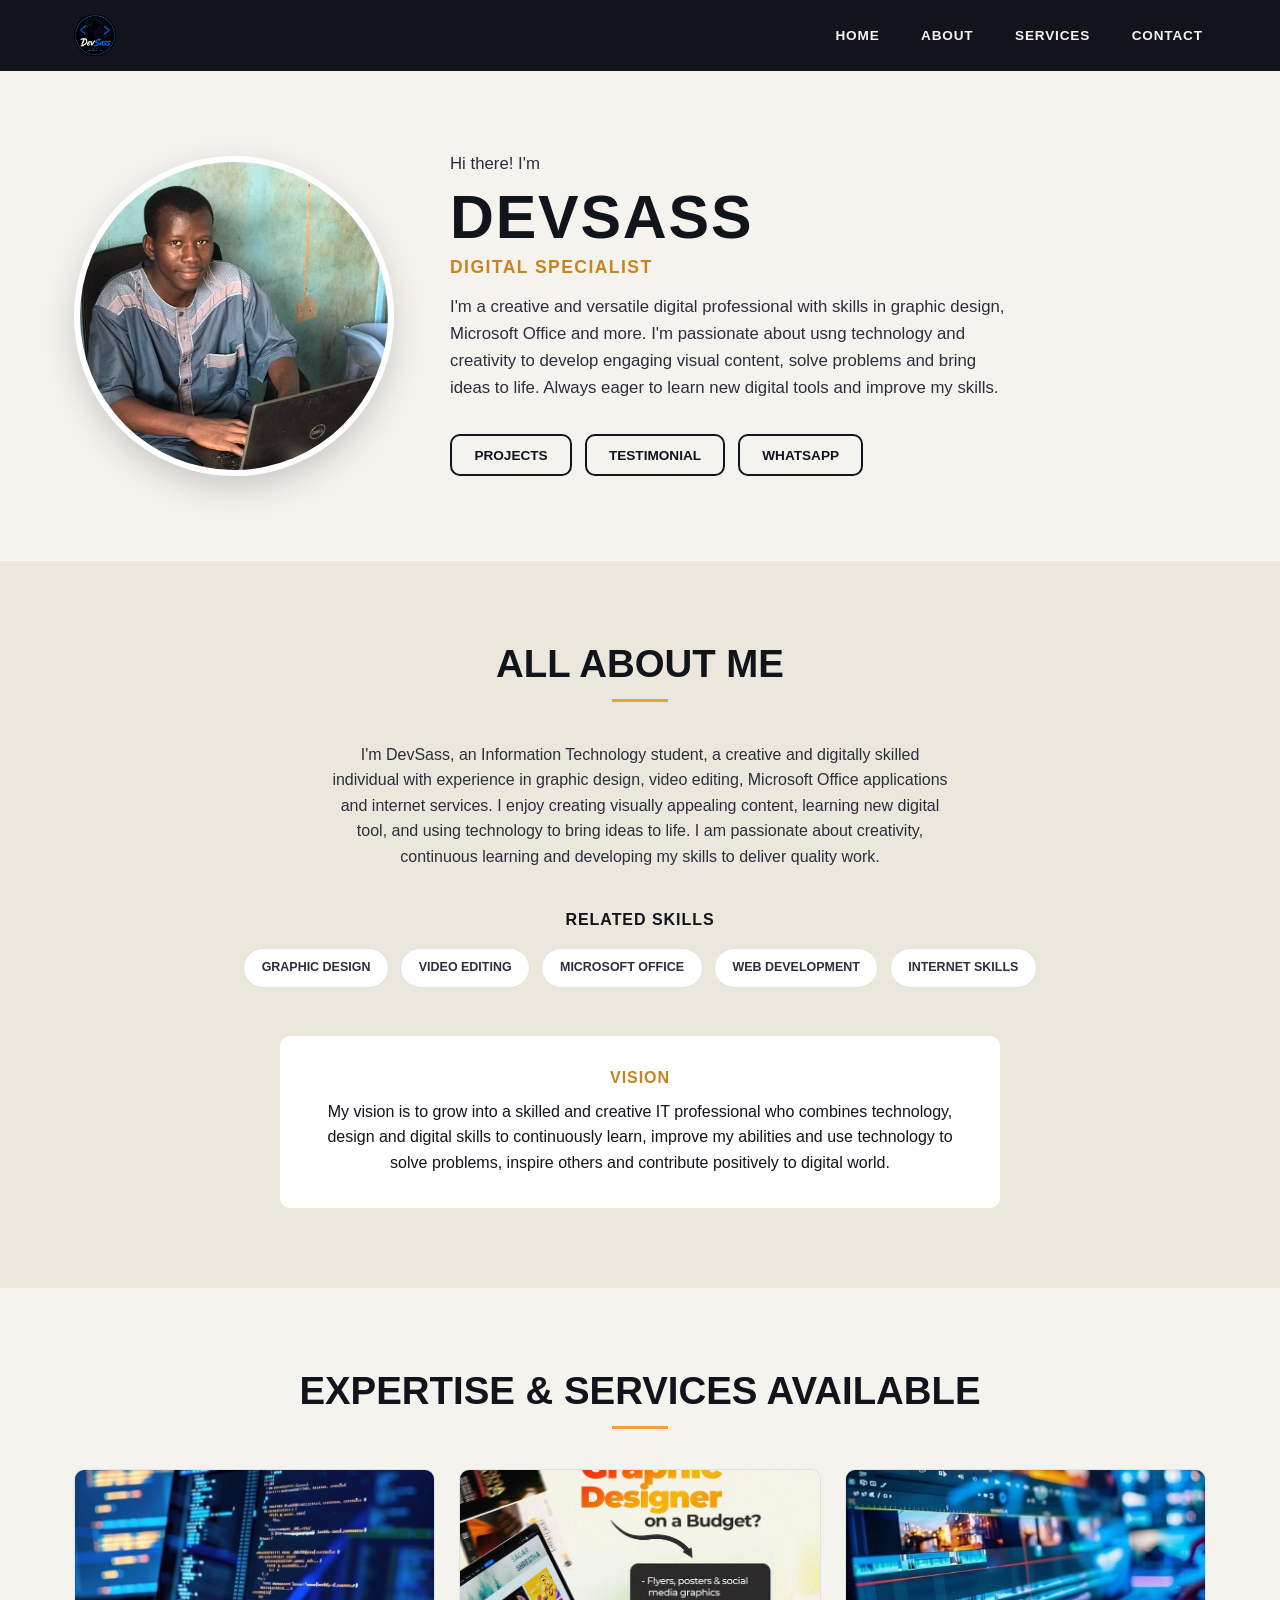
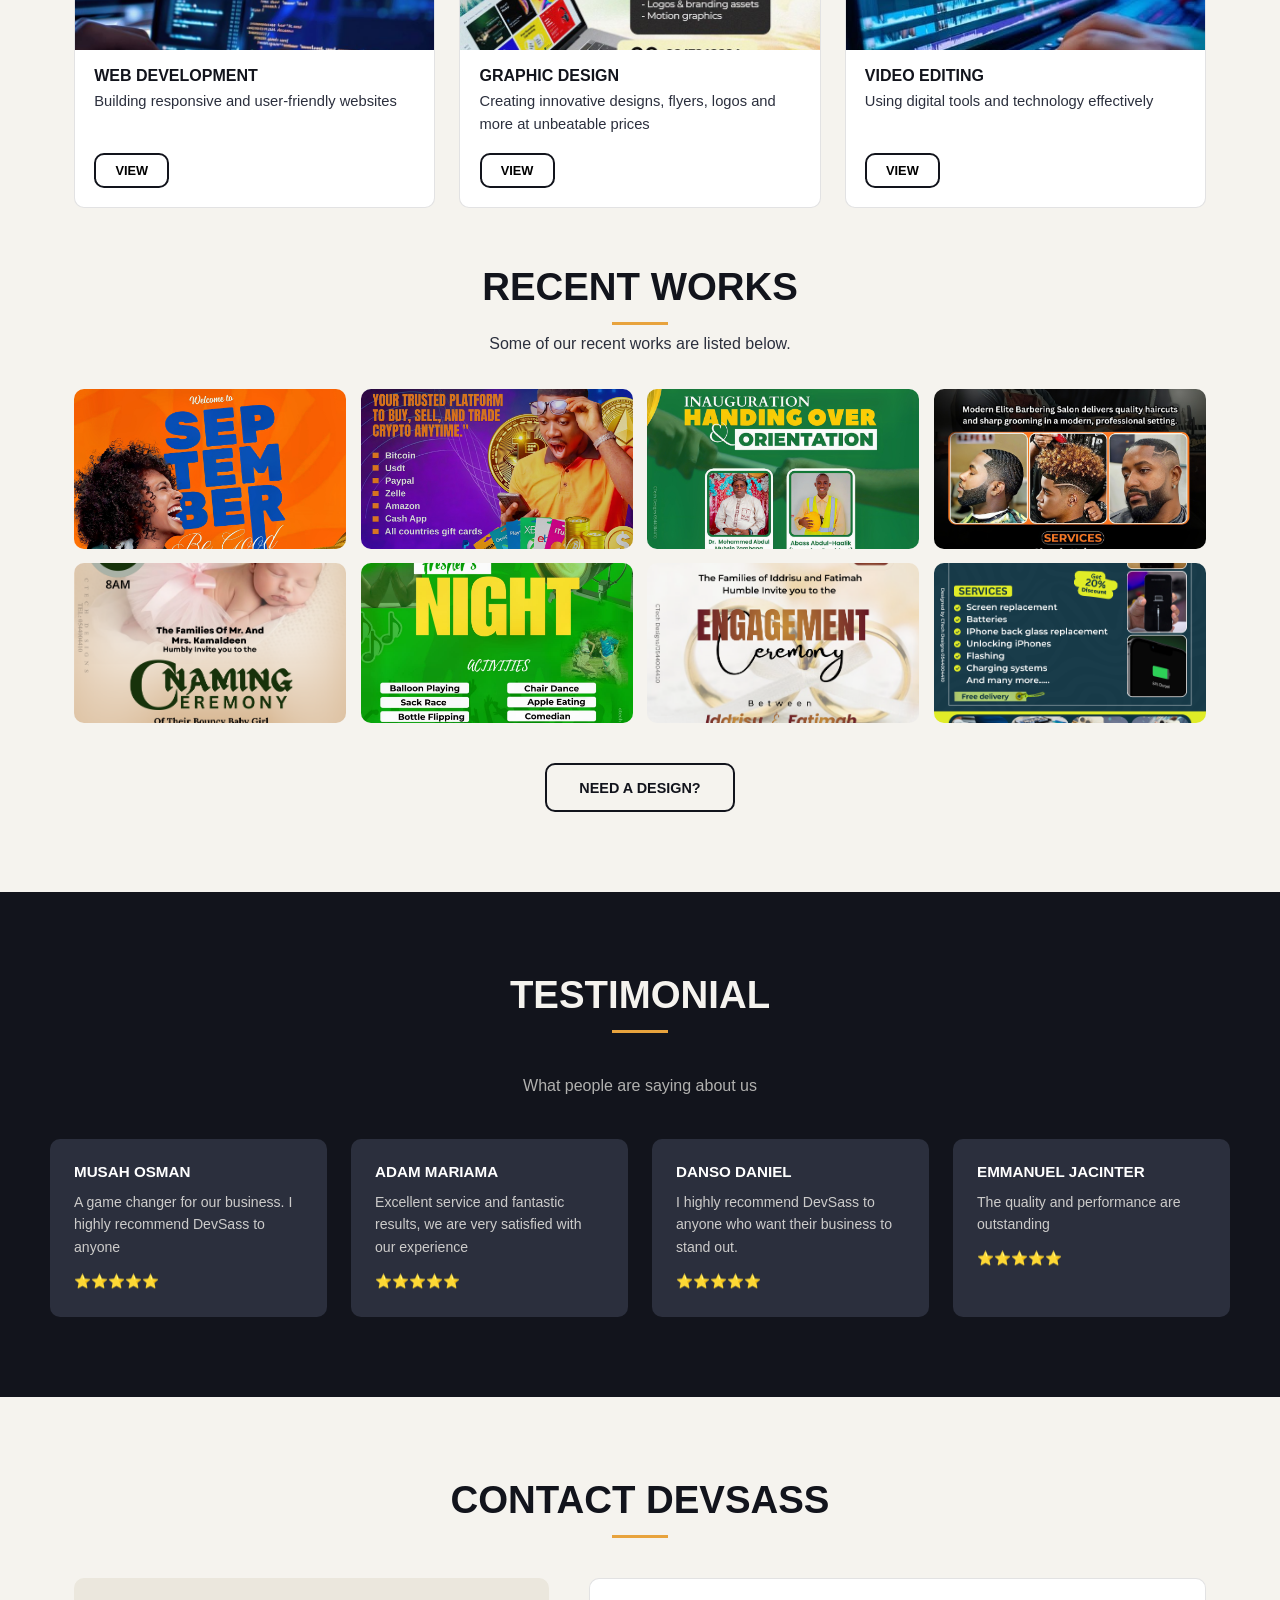
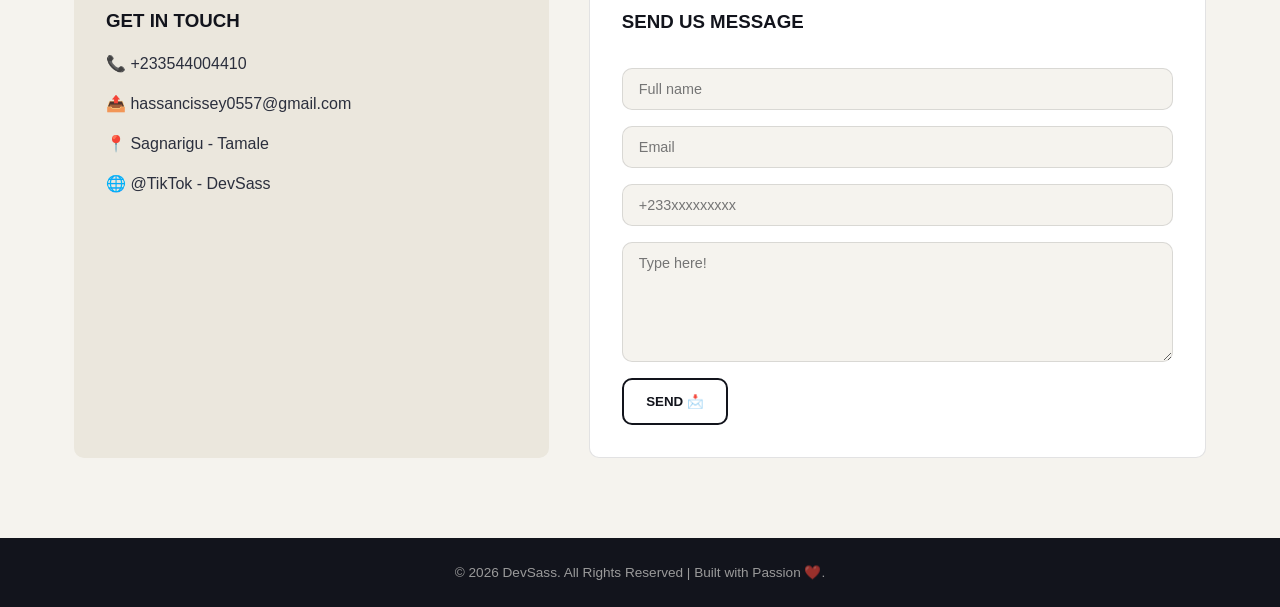
<file: index.html>
<!DOCTYPE html>
<html lang="en">
<head>
    <meta charset="UTF-8">
    <meta name="viewport" content="width=device-width, initial-scale=1.0">
    <title>DevSass| Home</title>
    <link rel="stylesheet" href="style.css">
     <link rel="icon" type="image/png" href="images/fille.png">
</head>
<body>

    <header>
        <nav>
            <img src="images/fille.png" alt="">
             <ul>
                <li><a href="index.html">HOME</a></li>
                <li><a href="about.html">ABOUT</a></li>
                <li><a href="services.html">SERVICES</a></li>
                <li><a href="contact.html">CONTACT</a></li>
            </ul>
        </nav>
    </header>
    <main>
        <section class="hero">
             <div class="pic">
                <img src="images/profile.jpg" alt="">
            </div>
            
            <div class="text">
                <p>Hi there! I'm</p>
                <h1>DEVSASS</h1>
                <h3>DIGITAL SPECIALIST</h3>
                <p>I'm a creative and versatile digital professional with skills in graphic design, Microsoft Office and more. I'm passionate about usng technology and creativity to develop engaging visual content, solve problems and bring ideas to life. Always eager to learn new digital tools and improve my skills.</p>
                <button title="Click here to see recent work" type="submit" class="view"><a href="#ww">PROJECTS</a></button> <button title="Click here to see what people say about us" class="view" type="submit"><a href="#monial">TESTIMONIAL</a></button>
                 <button title="Click here to send me message on WhatsApp" type="submit" class="view"><a target="_blank" href="https://wa.me/233544004410">WHATSAPP</a></button>
            </div>
           
        </section>
        <section class="about">
            <h1>ALL ABOUT ME</h1>
            <p>I'm DevSass, an Information Technology student, a creative and digitally skilled individual with experience in graphic design, video editing, Microsoft Office applications and internet services. I enjoy creating visually appealing content, learning new digital tool, and using technology to bring ideas to life. I am passionate about creativity, continuous learning and developing my skills to deliver quality work. </p>
            <h3>RELATED SKILLS</h3>
            <div class="skills">
            <span class="skill">GRAPHIC DESIGN</span><span class="skill">VIDEO EDITING</span><span class="skill">MICROSOFT OFFICE</span><span class="skill">WEB DEVELOPMENT</span><span class="skill">INTERNET SKILLS</span>
            
        </div>
        <div class="vision">
        <h3>VISION</h3>
            <P>My vision is to grow into a skilled and creative IT professional who combines technology, design and digital skills to continuously learn, improve my abilities and use technology to solve problems, inspire others and contribute positively to digital world.</P>
            </div>
        </section>
        <section class="services">
            <h1>EXPERTISE & SERVICES AVAILABLE</h1>
            <div class="service">
                <div class="serv">
                    <img src="images/web.jpeg" alt="">
                    <h3>WEB DEVELOPMENT</h3>
                    <p>Building responsive and user-friendly websites</p>
                    <button title="Click here to learn more about Web Development" class="v"><a target="_blank" href="https://www.bing.com/search?q=all%20about%20WEB%20DE&qs=n&form=QBRE&sp=-1&ghc=1&lq=0&pq=all%20about%20web%20de&sc=10-16&sk=&cvid=3BCB012B178E45EEA4F418ED4CC62E60">VIEW</a></button>
                </div>
                <div class="serv">
                    <img src="images/graphic.jpeg" alt="">
                    <h3>GRAPHIC DESIGN</h3>
                    <p>Creating innovative designs, flyers, logos and more at unbeatable prices</p>
                    <button title="Click here to learn more about Graphic Design " class="v"><a target="_blank" href="https://www.bing.com/search?q=all%20about%20graphic%20des&qs=n&form=QBRE&sp=-1&ghc=1&lq=0&pq=all%20about%20graphic%20des&sc=12-21&sk=&cvid=AFC061595A5146E09C5DD7B3A5A0C6E3">VIEW</a></button>
                </div>
                <div class="serv">
                    <img src="images/video editing.jpg" alt="">
                    <h3>VIDEO EDITING</h3>
                    <p>Using digital tools and technology effectively</p>
                    <button title="Click here to learn more about Video Editing " class="v"><a target="_blank" href="https://www.bing.com/search?pglt=299&q=all+about+video+editing&cvid=addc627e634142498f23a2e7d160a529&gs_lcrp=EgRlZGdlKgYIABBFGDkyBggAEEUYOTIGCAEQABhAMgYIAhAAGEAyBggDEAAYQDIGCAQQABhAMgYIBRAAGEAyBggGEAAYQDIGCAcQABhAMgYICBAAGEAyBggJEAAYQNIBCDc1MzBqMGo3qAIIsAIB&FORM=ANNTA1&adppc=EDGEINJP&PC=LCTS">VIEW</a></button>
                </div>
            </div>

            <h1  class="rec">RECENT WORKS</h1>
            <p class="rece">Some of our recent works are listed below.</p>
            <div id="ww" class="works">
                <div class="work">
                    <a target="_blank" href="images/work1.jpg">
                    <img src="images/work1.jpg" alt="">
                    </a>
                </div>
                <div class="work">
                    <a target="_blank" href="images/work2.jpg">
                    <img src="images/work2.jpg" alt="">
                    </a>
                </div>
                <div class="work">
                    <a target="_blank" href="images/work3.jpg">
                    <img src="images/work3.jpg" alt="">
                    </a>
                </div>
                <div class="work">
                    <a target="_blank" href="images/work4.jpg">
                    <img src="images/work4.jpg" alt="">
                    </a>
                </div>
            </div>
            <div class="works1">
                <div class="work1">
                    <a target="_blank" href="images/work5.png">
                    <img src="images/work5.png" alt="">
                    </a>
                </div>
                <div class="work1">
                    <a target="_blank" href="images/work6.jpg">
                    <img src="images/work6.jpg" alt="">
                    </a>
                </div>
                <div class="work1">
                    <a target="_blank" href="images/work7.png">
                    <img src="images/work7.png" alt="">
                    </a>
                </div>
                <div class="work1">
                    <a target="_blank" href="images/work8.png">
                    <img src="images/work8.png" alt="">
                    </a>
                </div>
            </div>
            <div class="want"><button title="Kindly click here to send me a  message so we can work on your project" class="w" type="submit"><a href="#here">NEED A DESIGN?</a></button>
            </div>
        </section>
        <section id="monial" class="testimonial">
            <h1>TESTIMONIAL</h1>
            <p>What  people are saying about us</p>
            <div class="test">
                <div class="t">
                    <h3>MUSAH OSMAN</h3>
                    <p>A game changer for our business. I highly recommend DevSass to anyone</p>
                    <h4>⭐⭐⭐⭐⭐</h4>
                </div>
                <div class="t">
                    <h3>ADAM MARIAMA</h3>
                    <p>Excellent service and fantastic results, we are very satisfied with our experience</p>
                    <h4>⭐⭐⭐⭐⭐</h4>
                </div>
                <div class="t">
                    <h3>DANSO DANIEL</h3>
                    <p>I highly recommend DevSass to anyone who want their business to stand out.</p>
                    <h4>⭐⭐⭐⭐⭐</h4>
                </div>
                <div class="t">
                    <h3>EMMANUEL JACINTER</h3>
                    <p>The quality and performance are outstanding</p>
                    <h4>⭐⭐⭐⭐⭐</h4>
                </div>
            </div>
        </section>
        <section class="contacts">
            <h1>CONTACT DEVSASS</h1>
            <div class="contact">
                <div class="details">
                    <h3>GET IN TOUCH</h3>
                    <div class="det">
                    <p>📞 +233544004410</p>
                    <p>📤 hassancissey0557@gmail.com</p>
                    <p>📍 Sagnarigu - Tamale</p>
                    <p>🌐 @TikTok - DevSass</p>
                </div>
                </div>
                <div class="send">
                    <form id="here" action="ttps://formspree.io/f/xyeygpee" method="post">
                        <h3>SEND US MESSAGE</h3>
                        <input name="MESSAGE" type="text" placeholder="Full name" required>
                        <input type="email" placeholder="Email" name="MESSAGE" required>
                        <input name="MESSAGE" type="tel" placeholder="+233xxxxxxxxx" required maxlength="13">
                        <textarea name="MESSAGE" required placeholder="Type here!" minlength="20"></textarea>
                        <button title="Click here to send me message via Email" class="fin" type="submit">SEND 📩</button>
                    </form>

                </div>

            </div>
        </section>
    </main>
    <footer>
    © 2026 DevSass. All Rights Reserved | Built with Passion ❤️.
    </footer>
</body>
</html>
</file>
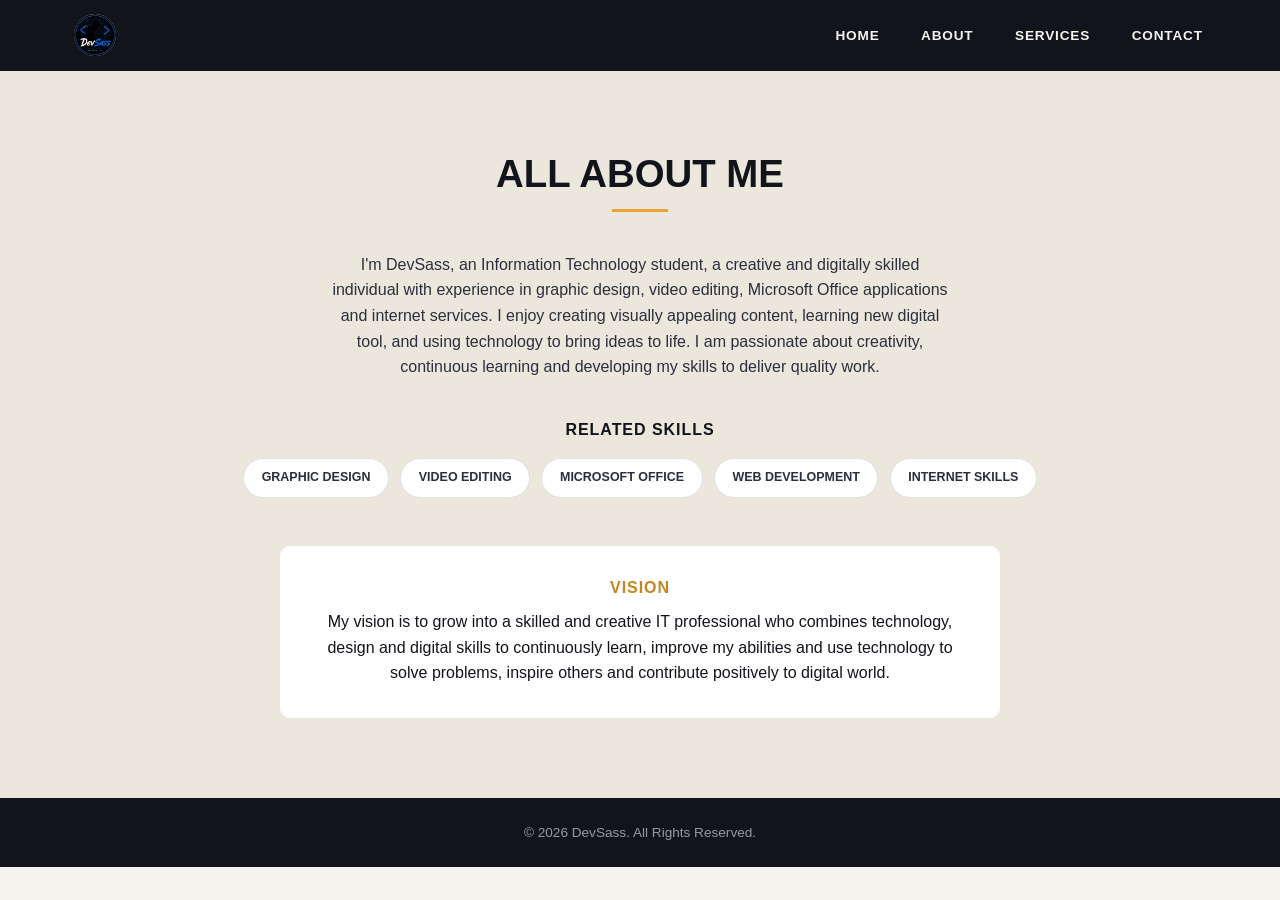
<file: about.html>
<!DOCTYPE html>
<html lang="en">
<head>
    <meta charset="UTF-8">
    <meta name="viewport" content="width=device-width, initial-scale=1.0">
    <title>DevSass| About</title>
    <link rel="stylesheet" href="style.css">
     <link rel="icon" type="image/png" href="images/fille.png">
</head>
<body>

    <header>
        <nav>
            <img src="images/fille.png" alt="">
            <ul>
                <li><a href="index.html">HOME</a></li>
                <li><a href="about.html">ABOUT</a></li>
                <li><a href="services.html">SERVICES</a></li>
                <li><a href="contact.html">CONTACT</a></li>
            </ul>
        </nav>
    </header>
      <section class="about">
            <h1>ALL ABOUT ME</h1>
            <p>I'm DevSass, an Information Technology student, a creative and digitally skilled individual with experience in graphic design, video editing, Microsoft Office applications and internet services. I enjoy creating visually appealing content, learning new digital tool, and using technology to bring ideas to life. I am passionate about creativity, continuous learning and developing my skills to deliver quality work. </p>
            <h3>RELATED SKILLS</h3>
            <div class="skills">
            <span class="skill">GRAPHIC DESIGN</span><span class="skill">VIDEO EDITING</span><span class="skill">MICROSOFT OFFICE</span><span class="skill">WEB DEVELOPMENT</span><span class="skill">INTERNET SKILLS</span>
            
        </div>
        <div class="vision">
        <h3>VISION</h3>
            <P>My vision is to grow into a skilled and creative IT professional who combines technology, design and digital skills to continuously learn, improve my abilities and use technology to solve problems, inspire others and contribute positively to digital world.</P>
            </div>
        </section>

      <footer>
    © 2026 DevSass. All Rights Reserved.
    </footer>
</body>
</html>
</file>
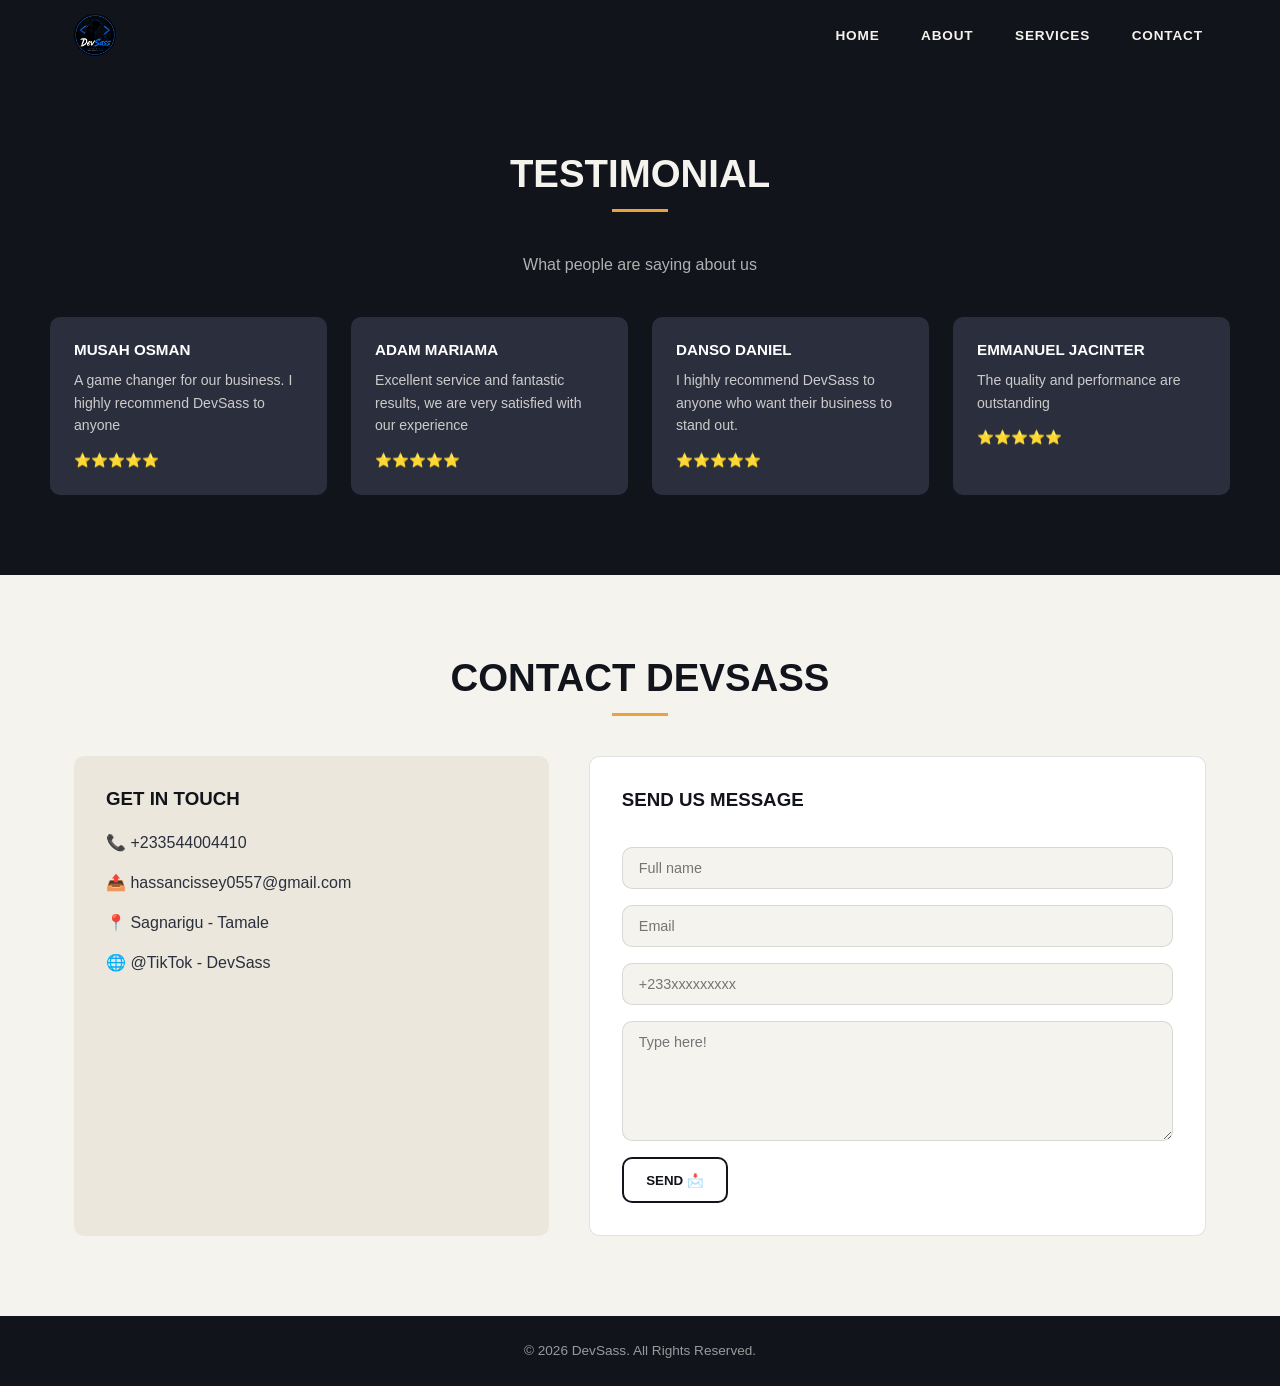
<file: contact.html>
<!DOCTYPE html>
<html lang="en">
<head>
    <meta charset="UTF-8">
    <meta name="viewport" content="width=device-width, initial-scale=1.0">
    <title>DevSass| Contact</title>
    <link rel="stylesheet" href="style.css">
    <link rel="icon" type="image/png" href="images/fille.png">
</head>
<body>

    <header>
        <nav>
            <img src="images/fille.png" alt="">
            <ul>
                <li><a href="index.html">HOME</a></li>
                <li><a href="about.html">ABOUT</a></li>
                <li><a href="services.html">SERVICES</a></li>
                <li><a href="contact.html">CONTACT</a></li>
            </ul>
        </nav>
    </header>
     <section class="testimonial">
            <h1>TESTIMONIAL</h1>
            <p>What  people are saying about us</p>
            <div class="test">
                <div class="t">
                    <h3>MUSAH OSMAN</h3>
                    <p>A game changer for our business. I highly recommend DevSass to anyone</p>
                    <h4>⭐⭐⭐⭐⭐</h4>
                </div>
                <div class="t">
                    <h3>ADAM MARIAMA</h3>
                    <p>Excellent service and fantastic results, we are very satisfied with our experience</p>
                    <h4>⭐⭐⭐⭐⭐</h4>
                </div>
                <div class="t">
                    <h3>DANSO DANIEL</h3>
                    <p>I highly recommend DevSass to anyone who want their business to stand out.</p>
                    <h4>⭐⭐⭐⭐⭐</h4>
                </div>
                <div class="t">
                    <h3>EMMANUEL JACINTER</h3>
                    <p>The quality and performance are outstanding</p>
                    <h4>⭐⭐⭐⭐⭐</h4>
                </div>
            </div>
        </section>
        <section class="contacts">
            <h1>CONTACT DEVSASS</h1>
            <div class="contact">
                <div class="details">
                    <h3>GET IN TOUCH</h3>
                    <div class="det">
                    <p>📞 +233544004410</p>
                    <p>📤 hassancissey0557@gmail.com</p>
                    <p>📍 Sagnarigu - Tamale</p>
                    <p>🌐 @TikTok - DevSass</p>
                </div>
                </div>
                <div class="send">
                   <form id="here" action="ttps://formspree.io/f/xyeygpee" method="post">
                        <h3>SEND US MESSAGE</h3>
                        <input name="MESSAGE" type="text" placeholder="Full name" required>
                        <input type="email" placeholder="Email" name="MESSAGE" required>
                        <input name="MESSAGE" type="tel" placeholder="+233xxxxxxxxx" required maxlength="13">
                        <textarea name="MESSAGE" required placeholder="Type here!" minlength="20"></textarea>
                        <button title="Click here to send me message via Email" class="fin" type="submit">SEND 📩</button>
                    </form>


                </div>

            </div>
        </section>

      <footer>
    © 2026 DevSass. All Rights Reserved.
    </footer>
</body>
</html>
</file>
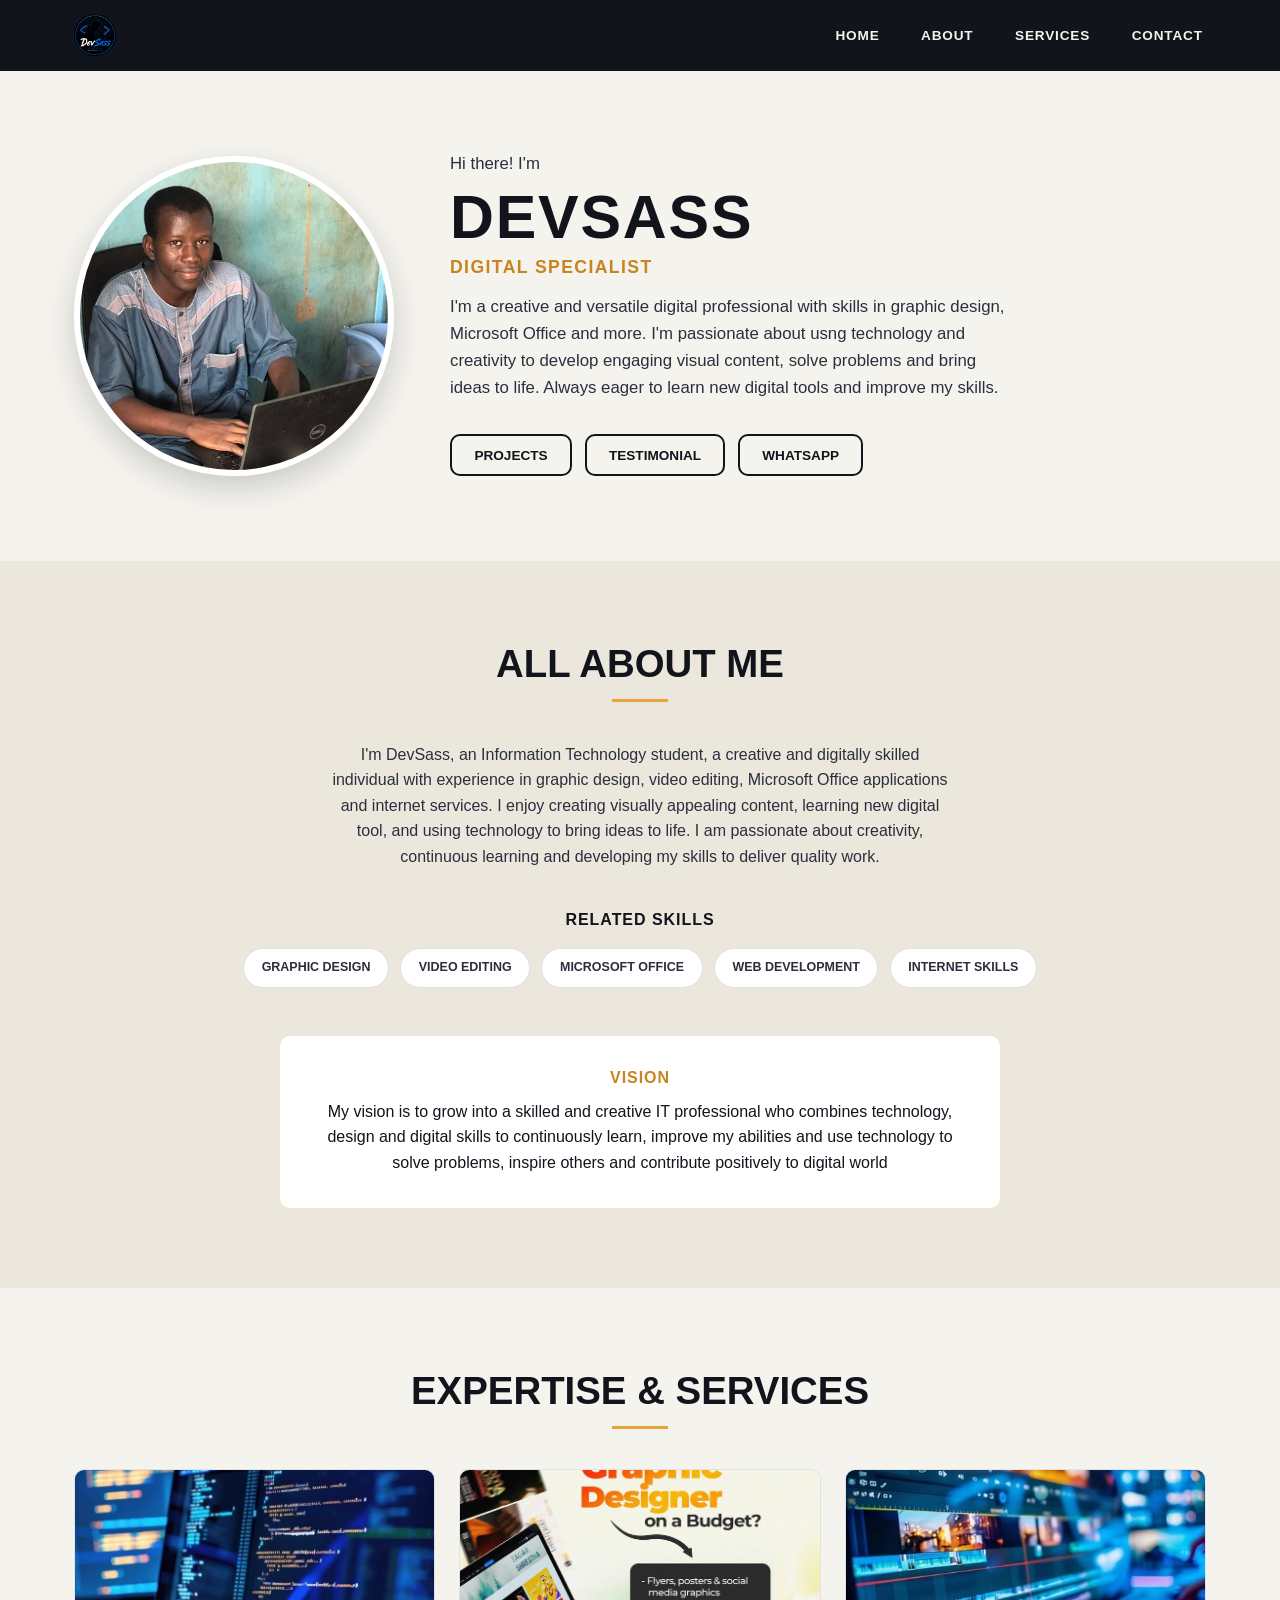
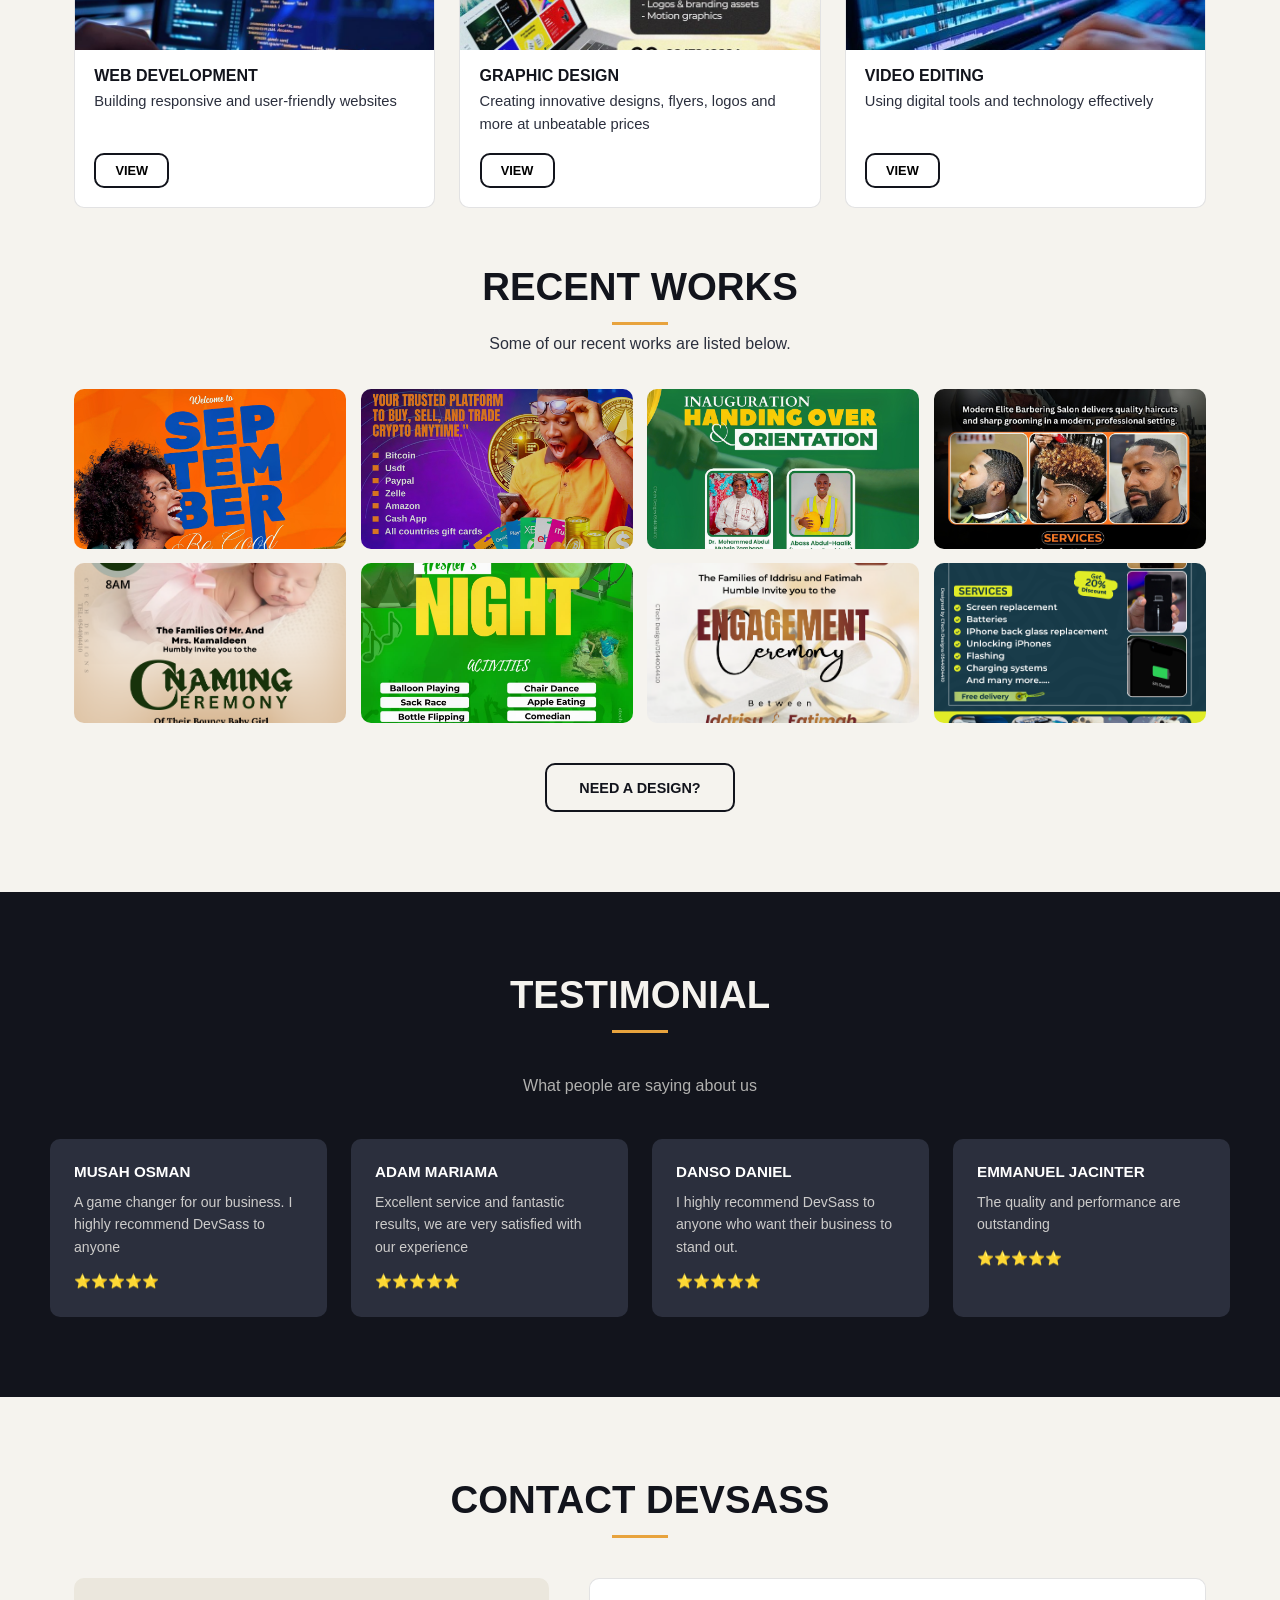
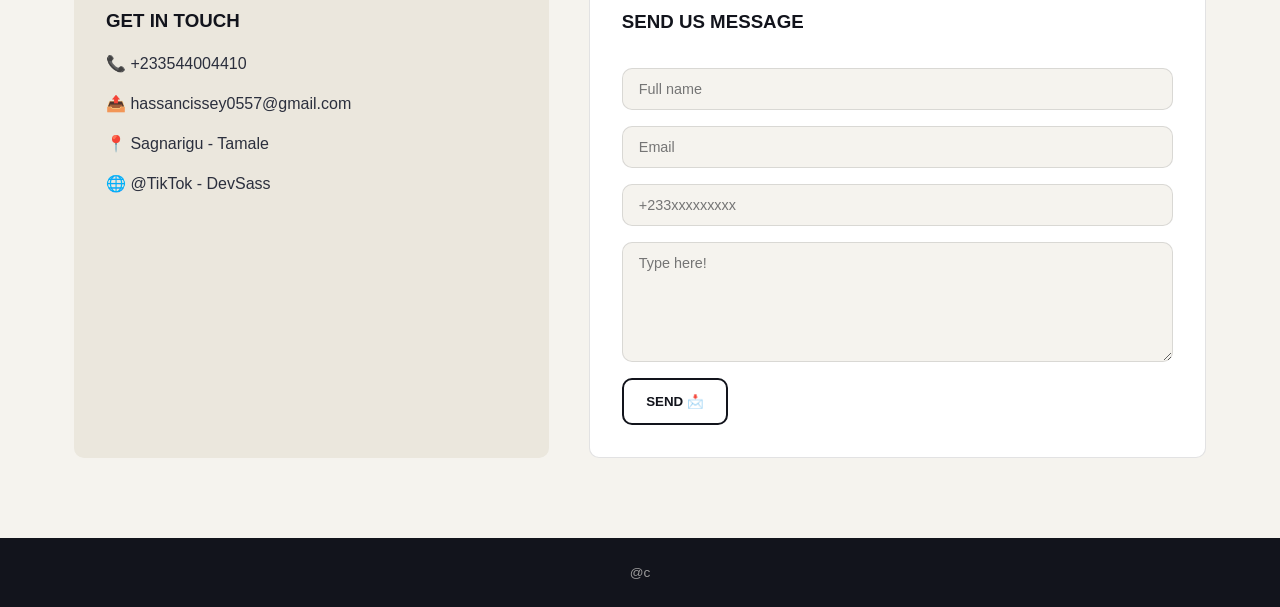
<file: sep.html>
<!DOCTYPE html>
<html lang="en">
<head>
    <meta charset="UTF-8">
    <meta name="viewport" content="width=device-width, initial-scale=1.0">
    <title>DevSass| HOME</title>
    <link rel="stylesheet" href="style.css">
</head>
<body>

    <header>
        <nav>
            <img src="images/fille.png" alt="">
            <ul>
                <li><a href="#">HOME</a></li>
                <li><a href="#">ABOUT</a></li>
                <li><a href="#">SERVICES</a></li>
                <li><a href="#">CONTACT</a></li>
            </ul>
        </nav>
    </header>
    <main>
        <section class="hero">
             <div class="pic">
                <img src="images/profile.jpg" alt="">
            </div>
            
            <div class="text">
                <p>Hi there! I'm</p>
                <h1>DEVSASS</h1>
                <h3>DIGITAL SPECIALIST</h3>
                <p>I'm a creative and versatile digital professional with skills in graphic design, Microsoft Office and more. I'm passionate about usng technology and creativity to develop engaging visual content, solve problems and bring ideas to life. Always eager to learn new digital tools and improve my skills.</p>
                <button type="submit" class="view"><a href="#">PROJECTS</a></button> <button class="view" type="submit"><a href="#">TESTIMONIAL</a></button>
                 <button type="submit" class="view"><a href="#">WHATSAPP</a></button>
            </div>
           
        </section>
        <section class="about">
            <h1>ALL ABOUT ME</h1>
            <p>I'm DevSass, an Information Technology student, a creative and digitally skilled individual with experience in graphic design, video editing, Microsoft Office applications and internet services. I enjoy creating visually appealing content, learning new digital tool, and using technology to bring ideas to life. I am passionate about creativity, continuous learning and developing my skills to deliver quality work. </p>
            <h3>RELATED SKILLS</h3>
            <div class="skills">
            <span class="skill">GRAPHIC DESIGN</span><span class="skill">VIDEO EDITING</span><span class="skill">MICROSOFT OFFICE</span><span class="skill">WEB DEVELOPMENT</span><span class="skill">INTERNET SKILLS</span>
            
        </div>
        <div class="vision">
        <h3>VISION</h3>
            <P>My vision is to grow into a skilled and creative IT professional who combines technology, design and digital skills to continuously learn, improve my abilities and use technology to solve problems, inspire others and contribute positively to digital world</P>
            </div>
        </section>
        <section class="services">
            <h1>EXPERTISE & SERVICES</h1>
            <div class="service">
                <div class="serv">
                    <img src="images/web.jpeg" alt="">
                    <h3>WEB DEVELOPMENT</h3>
                    <p>Building responsive and user-friendly websites</p>
                    <button class="v">VIEW</button>
                </div>
                <div class="serv">
                    <img src="images/graphic.jpeg" alt="">
                    <h3>GRAPHIC DESIGN</h3>
                    <p>Creating innovative designs, flyers, logos and more at unbeatable prices</p>
                    <button class="v">VIEW</button>
                </div>
                <div class="serv">
                    <img src="images/video editing.jpg" alt="">
                    <h3>VIDEO EDITING</h3>
                    <p>Using digital tools and technology effectively</p>
                    <button class="v">VIEW</button>
                </div>
            </div>

            <h1 class="rec">RECENT WORKS</h1>
            <p class="rece">Some of our recent works are listed below.</p>
            <div class="works">
                <div class="work">
                    <a target="_blank" href="images/work1.jpg">
                    <img src="images/work1.jpg" alt="">
                    </a>
                </div>
                <div class="work">
                    <a target="_blank" href="images/work2.jpg">
                    <img src="images/work2.jpg" alt="">
                    </a>
                </div>
                <div class="work">
                    <a target="_blank" href="images/work3.jpg">
                    <img src="images/work3.jpg" alt="">
                    </a>
                </div>
                <div class="work">
                    <a target="_blank" href="images/work4.jpg">
                    <img src="images/work4.jpg" alt="">
                    </a>
                </div>
            </div>
            <div class="works1">
                <div class="work1">
                    <a target="_blank" href="images/work5.png">
                    <img src="images/work5.png" alt="">
                    </a>
                </div>
                <div class="work1">
                    <a target="_blank" href="images/work6.jpg">
                    <img src="images/work6.jpg" alt="">
                    </a>
                </div>
                <div class="work1">
                    <a target="_blank" href="images/work7.png">
                    <img src="images/work7.png" alt="">
                    </a>
                </div>
                <div class="work1">
                    <a target="_blank" href="images/work8.png">
                    <img src="images/work8.png" alt="">
                    </a>
                </div>
            </div>
            <div class="want"><button class="w" type="submit"><a href="#">NEED A DESIGN?</a></button>
            </div>
        </section>
        <section class="testimonial">
            <h1>TESTIMONIAL</h1>
            <p>What  people are saying about us</p>
            <div class="test">
                <div class="t">
                    <h3>MUSAH OSMAN</h3>
                    <p>A game changer for our business. I highly recommend DevSass to anyone</p>
                    <h4>⭐⭐⭐⭐⭐</h4>
                </div>
                <div class="t">
                    <h3>ADAM MARIAMA</h3>
                    <p>Excellent service and fantastic results, we are very satisfied with our experience</p>
                    <h4>⭐⭐⭐⭐⭐</h4>
                </div>
                <div class="t">
                    <h3>DANSO DANIEL</h3>
                    <p>I highly recommend DevSass to anyone who want their business to stand out.</p>
                    <h4>⭐⭐⭐⭐⭐</h4>
                </div>
                <div class="t">
                    <h3>EMMANUEL JACINTER</h3>
                    <p>The quality and performance are outstanding</p>
                    <h4>⭐⭐⭐⭐⭐</h4>
                </div>
            </div>
        </section>
        <section class="contacts">
            <h1>CONTACT DEVSASS</h1>
            <div class="contact">
                <div class="details">
                    <h3>GET IN TOUCH</h3>
                    <div class="det">
                    <p>📞 +233544004410</p>
                    <p>📤 hassancissey0557@gmail.com</p>
                    <p>📍 Sagnarigu - Tamale</p>
                    <p>🌐 @TikTok - DevSass</p>
                </div>
                </div>
                <div class="send">
                    <form action="" method="post">
                        <h3>SEND US MESSAGE</h3>
                        <input name="MESSAGE" type="text" placeholder="Full name" required>
                        <input type="email" placeholder="Email" name="MESSAGE" required>
                        <input name="MESSAGE" type="tel" placeholder="+233xxxxxxxxx" required maxlength="13">
                        <textarea name="MESSAGE" required placeholder="Type here!" minlength="20"></textarea>
                        <button class="fin" type="submit">SEND 📩</button>
                    </form>

                </div>

            </div>
        </section>
    </main>
    <footer>
        @c
    </footer>
</body>
</html>
</file>
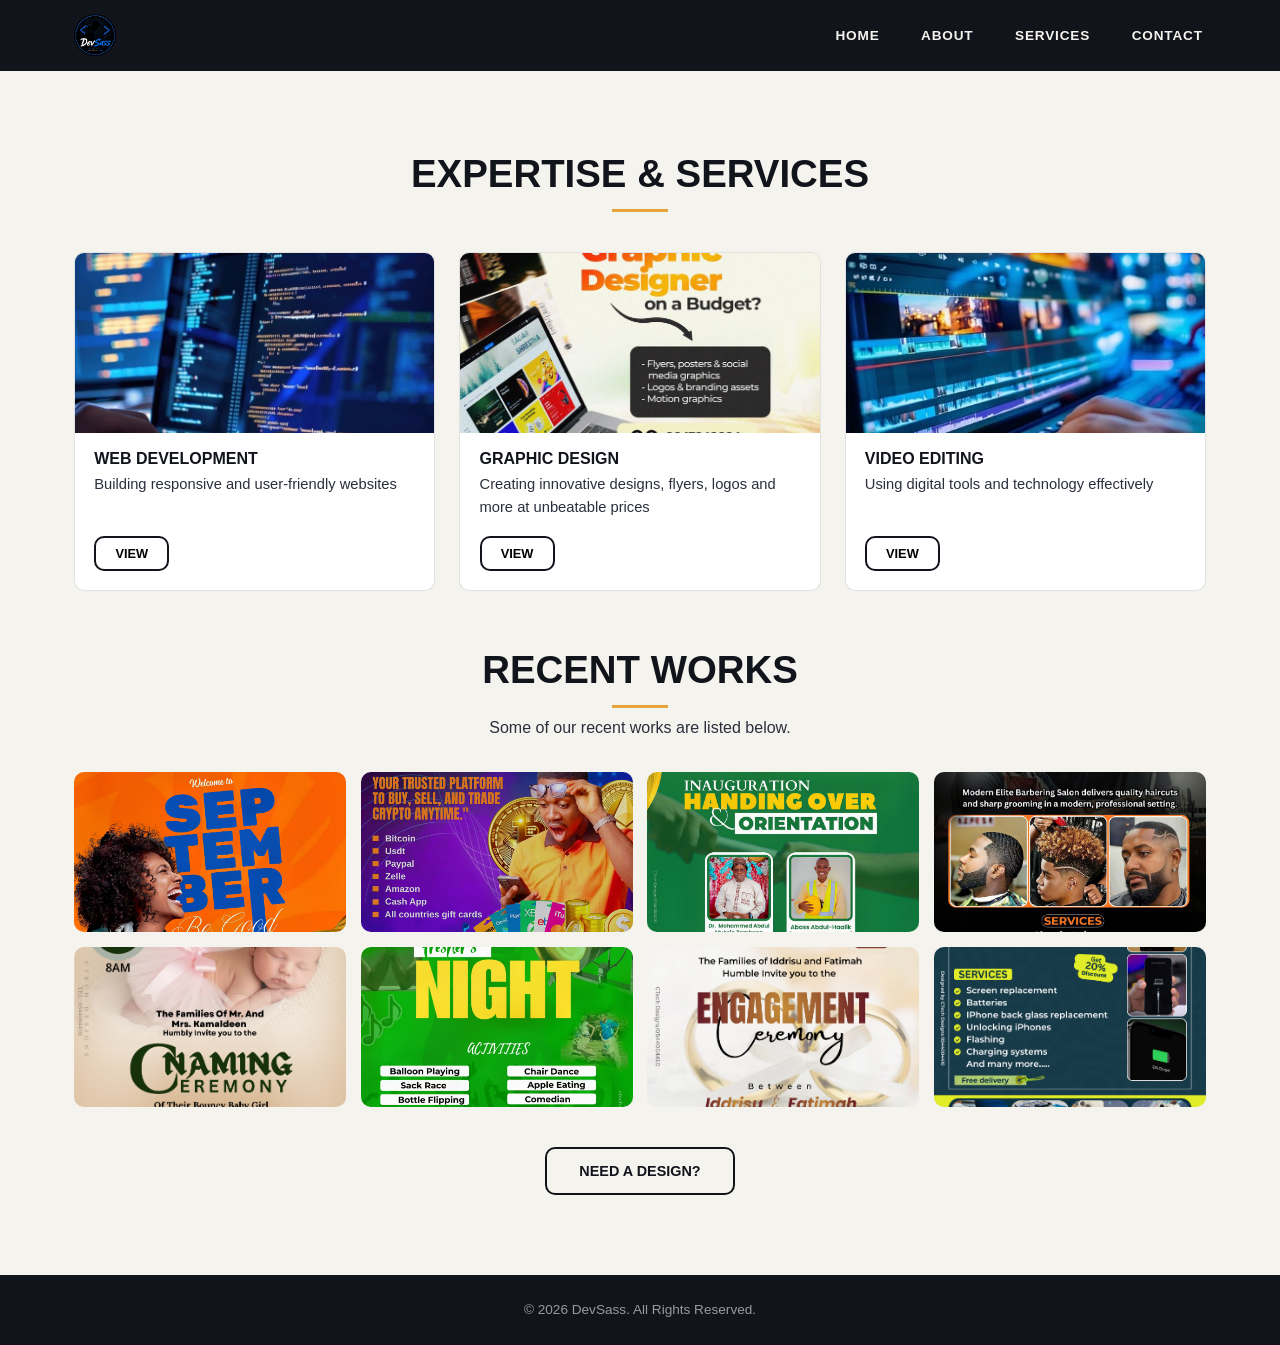
<file: services.html>
<!DOCTYPE html>
<html lang="en">
<head>
    <meta charset="UTF-8">
    <meta name="viewport" content="width=device-width, initial-scale=1.0">
    <title>DevSass| Services</title>
    <link rel="stylesheet" href="style.css">
     <link rel="icon" type="image/png" href="images/fille.png">
</head>
<body>

    <header>
        <nav>
            <img src="images/fille.png" alt="">
            <ul>
                <li><a href="index.html">HOME</a></li>
                <li><a href="about.html">ABOUT</a></li>
                <li><a href="services.html">SERVICES</a></li>
                <li><a href="contact.html">CONTACT</a></li>
            </ul>
        </nav>
    </header>
    <section class="services">
            <h1>EXPERTISE & SERVICES</h1>
            <div class="service">
                <div class="serv">
                    <img src="images/web.jpeg" alt="">
                    <h3>WEB DEVELOPMENT</h3>
                    <p>Building responsive and user-friendly websites</p>
                    <button title="Click here to learn more about Web Development" class="v"><a target="_blank" href="https://www.bing.com/search?q=all%20about%20WEB%20DE&qs=n&form=QBRE&sp=-1&ghc=1&lq=0&pq=all%20about%20web%20de&sc=10-16&sk=&cvid=3BCB012B178E45EEA4F418ED4CC62E60">VIEW</a></button>
                </div>
                <div class="serv">
                    <img src="images/graphic.jpeg" alt="">
                    <h3>GRAPHIC DESIGN</h3>
                    <p>Creating innovative designs, flyers, logos and more at unbeatable prices</p>
                    <button title="Click here to learn more about Graphic Design " class="v"><a target="_blank" href="https://www.bing.com/search?q=all%20about%20graphic%20des&qs=n&form=QBRE&sp=-1&ghc=1&lq=0&pq=all%20about%20graphic%20des&sc=12-21&sk=&cvid=AFC061595A5146E09C5DD7B3A5A0C6E3">VIEW</a></button>
                </div>
                <div class="serv">
                    <img src="images/video editing.jpg" alt="">
                    <h3>VIDEO EDITING</h3>
                    <p>Using digital tools and technology effectively</p>
                    <button title="Click here to learn more about Video Editing " class="v"><a target="_blank" href="https://www.bing.com/search?pglt=299&q=all+about+video+editing&cvid=addc627e634142498f23a2e7d160a529&gs_lcrp=EgRlZGdlKgYIABBFGDkyBggAEEUYOTIGCAEQABhAMgYIAhAAGEAyBggDEAAYQDIGCAQQABhAMgYIBRAAGEAyBggGEAAYQDIGCAcQABhAMgYICBAAGEAyBggJEAAYQNIBCDc1MzBqMGo3qAIIsAIB&FORM=ANNTA1&adppc=EDGEINJP&PC=LCTS">VIEW</a></button>
                </div>
            </div>

            <h1 class="rec">RECENT WORKS</h1>
            <p class="rece">Some of our recent works are listed below.</p>
            <div class="works">
                <div class="work">
                    <a target="_blank" href="images/work1.jpg">
                    <img src="images/work1.jpg" alt="">
                    </a>
                </div>
                <div class="work">
                    <a target="_blank" href="images/work2.jpg">
                    <img src="images/work2.jpg" alt="">
                    </a>
                </div>
                <div class="work">
                    <a target="_blank" href="images/work3.jpg">
                    <img src="images/work3.jpg" alt="">
                    </a>
                </div>
                <div class="work">
                    <a target="_blank" href="images/work4.jpg">
                    <img src="images/work4.jpg" alt="">
                    </a>
                </div>
            </div>
            <div class="works1">
                <div class="work1">
                    <a target="_blank" href="images/work5.png">
                    <img src="images/work5.png" alt="">
                    </a>
                </div>
                <div class="work1">
                    <a target="_blank" href="images/work6.jpg">
                    <img src="images/work6.jpg" alt="">
                    </a>
                </div>
                <div class="work1">
                    <a target="_blank" href="images/work7.png">
                    <img src="images/work7.png" alt="">
                    </a>
                </div>
                <div class="work1">
                    <a target="_blank" href="images/work8.png">
                    <img src="images/work8.png" alt="">
                    </a>
                </div>
            </div>
             <div class="want"><button title="Kindly click here to send me a  message so we can work on your project" class="w" type="submit"><a href="#here">NEED A DESIGN?</a></button>
            </div>
        </section>
      <footer>
    © 2026 DevSass. All Rights Reserved.
    </footer>
</body>
</html>
</file>
<file: style.css>
/* ==========================================================================
   DevSass — style.css
   Palette: deep ink navy + warm paper + amber accent
   ========================================================================== */

:root {
  --ink: #12141c;
  --ink-soft: #2b2f3d;
  --paper: #f5f3ee;
  --paper-alt: #ebe7dd;
  --accent: #e8a33d;
  --accent-dark: #c7841f;
  --white: #ffffff;
  --line: rgba(18, 20, 28, 0.12);

  --font-head: 'Poppins', 'Segoe UI', sans-serif;
  --font-body: 'Inter', 'Segoe UI', sans-serif;

  --max-w: 1180px;
  --gap: 1.5rem;
  --radius: 10px;
}

* {
  margin: 0;
  padding: 0;
  box-sizing: border-box;
}

html {
  scroll-behavior: smooth;
}

body {
  font-family: var(--font-body);
  color: var(--ink);
  background: var(--paper);
  line-height: 1.6;
  overflow-x: hidden;
}

img {
  max-width: 100%;
  display: block;
}

a {
  text-decoration: none;
  color: inherit;
}

ul {
  list-style: none;
}

h1, h3 {
  font-family: var(--font-head);
  color: var(--ink);
  line-height: 1.2;
}

section {
  padding: 5rem 1.5rem;
}

section > h1 {
  text-align: center;
  font-size: clamp(1.8rem, 3vw, 2.6rem);
  margin-bottom: 2.5rem;
  position: relative;
}

section > h1::after {
  content: '';
  display: block;
  width: 56px;
  height: 3px;
  background: var(--accent);
  margin: 0.75rem auto 0;
}

/* ---------- header / nav ---------- */

header {
  position: sticky;
  top: 0;
  z-index: 100;
  background: var(--ink);
}

header nav {
  max-width: var(--max-w);
  margin: 0 auto;
  display: flex;
  align-items: center;
  justify-content: space-between;
  padding: 0.9rem 1.5rem;
}

header nav img {
  height: 42px;
  width: 42px;
  border-radius: 50%;
  object-fit: cover;
  background: var(--paper-alt);
}

header nav ul {
  display: flex;
  gap: 2.2rem;
}

header nav ul li a {
  color: var(--paper);
  font-size: 0.85rem;
  font-weight: 600;
  letter-spacing: 0.06em;
  padding: 0.4rem 0.2rem;
  border-bottom: 2px solid transparent;
  transition: border-color 0.2s ease, color 0.2s ease;
}

header nav ul li a:hover,
header nav ul li a:focus-visible {
  color: var(--accent);
  border-color: var(--accent);
}

/* ---------- hero ---------- */

.hero {
  max-width: var(--max-w);
  margin: 0 auto;
  display: flex;
  align-items: center;
  gap: 3.5rem;
  padding: 5rem 1.5rem;
}

.hero .pic {
  flex: 0 0 320px;
}

.hero .pic img {
  width: 320px;
  height: 320px;
  object-fit: cover;
  border-radius: 50%;
  border: 6px solid var(--white);
  box-shadow: 0 12px 30px rgba(18, 20, 28, 0.18);
}

.hero .text {
  flex: 1;
  min-width: 0;
}

.hero .text p {
  font-size: 1.05rem;
  color: var(--ink-soft);
}

.hero .text h1 {
  font-size: clamp(2.4rem, 5vw, 3.8rem);
  letter-spacing: 0.03em;
  margin: 0.2rem 0;
}

.hero .text h3 {
  color: var(--accent-dark);
  font-size: 1.1rem;
  letter-spacing: 0.08em;
  margin-bottom: 1rem;
}

.hero .text > p:last-of-type {
  max-width: 60ch;
  margin-bottom: 1.75rem;
}

.view {
  background: none;
  color: var(--ink);
  border: 2px solid var(--ink);
  padding: 0.7rem 1.4rem;
  border-radius: var(--radius);
  font-weight: 600;
  font-size: 0.85rem;
  margin: 0.3rem 0.5rem 0.3rem 0;
  cursor: pointer;
  transition: background 0.2s ease, color 0.2s ease;
}

.view:hover {
  background: var(--ink);
  color: var(--paper);
}

/* ---------- about ---------- */

.about {
  background: var(--paper-alt);
}

.about > p {
  max-width: 70ch;
  margin: 0 auto 2.5rem;
  text-align: center;
  color: var(--ink-soft);
}

.about h3 {
  text-align: center;
  font-size: 1rem;
  letter-spacing: 0.06em;
  margin-bottom: 1.2rem;
}

.skills {
  display: flex;
  flex-wrap: wrap;
  justify-content: center;
  gap: 0.7rem;
  margin-bottom: 3rem;
}

.skill {
  background: var(--white);
  border: 1px solid var(--line);
  padding: 0.55rem 1.1rem;
  border-radius: 999px;
  font-size: 0.78rem;
  font-weight: 600;
  color: var(--ink-soft);
}

.vision {
  max-width: 720px;
  margin: 0 auto;
  text-align: center;
  background: var(--white);
  border-radius: var(--radius);
  padding: 2rem;
}

.vision h3 {
  color: var(--accent-dark);
  margin-bottom: 0.75rem;
}

/* ---------- services ---------- */

.services {
  max-width: var(--max-w);
  margin: 0 auto;
}

.service {
  display: grid;
  grid-template-columns: repeat(3, 1fr);
  gap: var(--gap);
  margin-bottom: 3.5rem;
}

.serv {
  background: var(--white);
  border-radius: var(--radius);
  overflow: hidden;
  border: 1px solid var(--line);
  display: flex;
  flex-direction: column;
}

.serv img {
  width: 100%;
  height: 180px;
  object-fit: cover;
}

.serv h3 {
  font-size: 1rem;
  padding: 1rem 1.2rem 0.3rem;
}

.serv p {
  padding: 0 1.2rem;
  color: var(--ink-soft);
  font-size: 0.92rem;
  flex: 1;
}

.serv .v {
  margin: 1rem 1.2rem 1.2rem;
  align-self: flex-start;
  background: transparent;
  border: 2px solid var(--ink);
  padding: 0.5rem 1.2rem;
  border-radius: var(--radius);
  font-weight: 600;
  font-size: 0.8rem;
  cursor: pointer;
  transition: background 0.2s ease, color 0.2s ease;
}

.serv .v:hover {
  background: var(--ink);
  color: var(--paper);
}

.rec {
  margin-bottom: 0.4rem;
}

.rece {
  text-align: center;
  color: var(--ink-soft);
  margin-bottom: 2rem;
}

.works,
.works1 {
  display: grid;
  grid-template-columns: repeat(4, 1fr);
  gap: 0.9rem;
  margin-bottom: 0.9rem;
}

.work img,
.work1 img {
  width: 100%;
  height: 160px;
  object-fit: cover;
  border-radius: var(--radius);
  transition: transform 0.25s ease;
}

.work img:hover,
.work1 img:hover {
  transform: scale(1.03);
}

.want {
  text-align: center;
  margin-top: 2.5rem;
}

.w {
  background: none;
  color: var(--ink);
  border: 2px solid var(--ink);
  padding: 0.9rem 2rem;
  border-radius: var(--radius);
  font-weight: 700;
  font-size: 0.9rem;
  cursor: pointer;
  transition: background 0.2s ease;
}

.w:hover {
  background: var(--ink);
  color: var(--paper);
}

/* ---------- testimonial ---------- */

.testimonial {
  background: var(--ink);
  color: var(--paper);
}

.testimonial h1 {
  color: var(--paper);
}

.testimonial h1::after {
  background: var(--accent);
}

.testimonial > p {
  text-align: center;
  color: rgba(245, 243, 238, 0.7);
  margin-bottom: 2.5rem;
}

.test {
  max-width: var(--max-w);
  margin: 0 auto;
  display: grid;
  grid-template-columns: repeat(4, 1fr);
  gap: var(--gap);
}

.t {
  background: var(--ink-soft);
  border-radius: var(--radius);
  padding: 1.5rem;
}

.t h3 {
  color: var(--white);
  font-size: 0.95rem;
  margin-bottom: 0.6rem;
}

.t p {
  color: rgba(245, 243, 238, 0.8);
  font-size: 0.88rem;
  margin-bottom: 0.8rem;
}

.t h4 {
  font-size: 0.85rem;
}

/* ---------- contacts ---------- */

.contacts {
  max-width: var(--max-w);
  margin: 0 auto;
}

.contact {
  display: grid;
  grid-template-columns: 1fr 1.3fr;
  gap: 2.5rem;
}

.details {
  background: var(--paper-alt);
  border-radius: var(--radius);
  padding: 2rem;
}

.details h3 {
  margin-bottom: 1.2rem;
}

.det p {
  margin-bottom: 0.9rem;
  color: var(--ink-soft);
}

.send {
  background: var(--white);
  border: 1px solid var(--line);
  border-radius: var(--radius);
  padding: 2rem;
}

.send h3 {
  margin-bottom: 1.2rem;
}

.send form {
  display: flex;
  flex-direction: column;
  gap: 1rem;
}

.send input,
.send textarea {
  border: 1px solid var(--line);
  border-radius: var(--radius);
  padding: 0.75rem 1rem;
  font-family: inherit;
  font-size: 0.9rem;
  background: var(--paper);
  color: var(--ink);
}

.send textarea {
  min-height: 120px;
  resize: vertical;
}

.send input:focus,
.send textarea:focus {
  outline: none;
  border-color: var(--accent);
}

.fin {
  background: none;
  color: var(--ink);
  border: 2px solid var(--ink);
  padding: 0.85rem 1.4rem;
  border-radius: var(--radius);
  font-weight: 700;
  cursor: pointer;
  align-self: flex-start;
  transition: background 0.2s ease;
}

.fin:hover {
  background: var(--ink);
  color: var(--paper);
}

/* ---------- footer ---------- */

footer {
  background: var(--ink);
  color: rgba(245, 243, 238, 0.6);
  text-align: center;
  padding: 1.5rem;
  font-size: 0.85rem;
}

/* ==========================================================================
   Media queries
   ========================================================================== */

/* Tablets / small laptops */
@media (max-width: 1024px) {
  .hero {
    gap: 2.2rem;
  }

  .hero .pic,
  .hero .pic img {
    flex-basis: 240px;
    width: 240px;
    height: 240px;
  }

  .service {
    grid-template-columns: repeat(2, 1fr);
  }

  .works,
  .works1 {
    grid-template-columns: repeat(3, 1fr);
  }

  .test {
    grid-template-columns: repeat(2, 1fr);
  }
}

/* Large phones / small tablets */
@media (max-width: 768px) {
  section {
    padding: 3.5rem 1.25rem;
  }

  header nav {
    flex-direction: column;
    gap: 0.9rem;
    padding: 1rem;
  }

  header nav ul {
    flex-wrap: wrap;
    justify-content: center;
    gap: 1rem 1.5rem;
  }

  .hero {
    flex-direction: column;
    text-align: center;
    padding: 3.5rem 1.25rem;
  }

  .hero .pic,
  .hero .pic img {
    flex-basis: auto;
    width: 220px;
    height: 220px;
  }

  .hero .text > p:last-of-type {
    margin-left: auto;
    margin-right: auto;
  }

  .view {
    display: inline-block;
  }

  .service {
    grid-template-columns: 1fr;
  }

  .works,
  .works1 {
    grid-template-columns: repeat(2, 1fr);
  }

  .test {
    grid-template-columns: 1fr;
  }

  .contact {
    grid-template-columns: 1fr;
  }
}

/* Phones */
@media (max-width: 480px) {
  header nav ul {
    gap: 0.6rem 1rem;
  }

  header nav ul li a {
    font-size: 0.75rem;
  }

  .hero .pic,
  .hero .pic img {
    width: 170px;
    height: 170px;
  }

  .view {
    width: 100%;
    margin: 0.35rem 0;
  }

  .works,
  .works1 {
    grid-template-columns: repeat(2, 1fr);
    gap: 0.6rem;
  }

  .work img,
  .work1 img {
    height: 120px;
  }

  .fin {
    width: 100%;
  }
}
</file>
